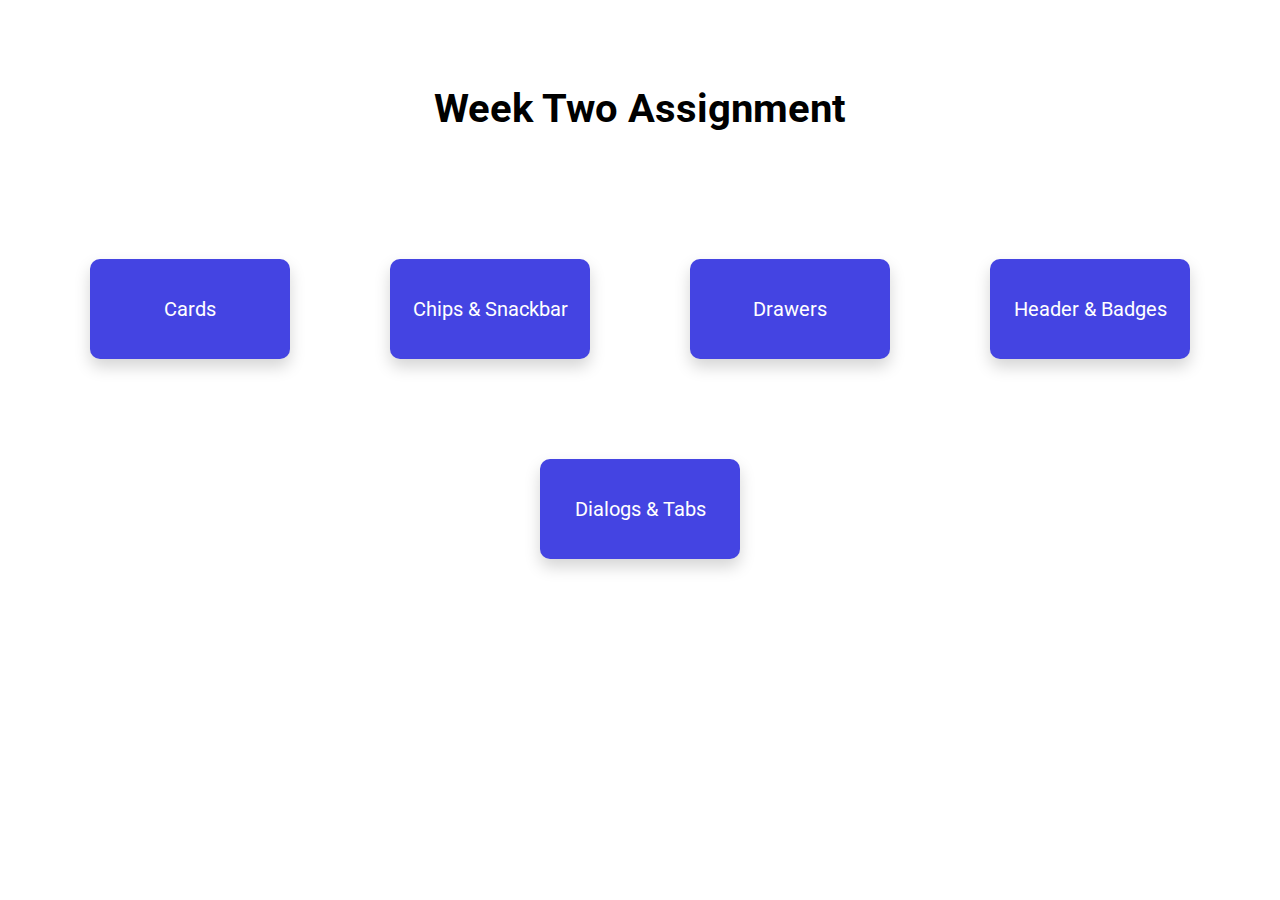
<file: index.html>
<!DOCTYPE html>
<html lang="en">
<head>
    <meta charset="UTF-8">
    <meta http-equiv="X-UA-Compatible" content="IE=edge">
    <meta name="viewport" content="width=device-width, initial-scale=1.0">
    <link rel="stylesheet" href="index.css">
    <title>Document</title>
</head>
<body>
    <div class="main-box center-flex-column">
        <header class="main-header">
            <h1>Week Two Assignment</h1>
        </header>
        <div class="btn-box center-flex-row">
            <button class="component-link-btn border-none">
                <a class="component-link decoration-none" href="./Components/cards.html">
                    Cards
                </a>
            </button>
            <button class="component-link-btn border-none">
                <a class="component-link decoration-none" href="./Components/chips&snackbar.html">
                    Chips & Snackbar
                </a>
            </button>
            <button class="component-link-btn border-none">
                <a class="component-link decoration-none" href="./Components/drawer.html">
                    Drawers
                </a>
            </button>
            <button class="component-link-btn border-none">
                <a class="component-link decoration-none" href="./Components/header&badge.html">
                    Header & Badges
                </a>
            </button>
            <button class="component-link-btn border-none">
                <a class="component-link decoration-none" href="./Components/dialogs&tabs.html">
                    Dialogs & Tabs
                </a>
            </button>
        </div>
    </div>
</body>
</html>
</file>
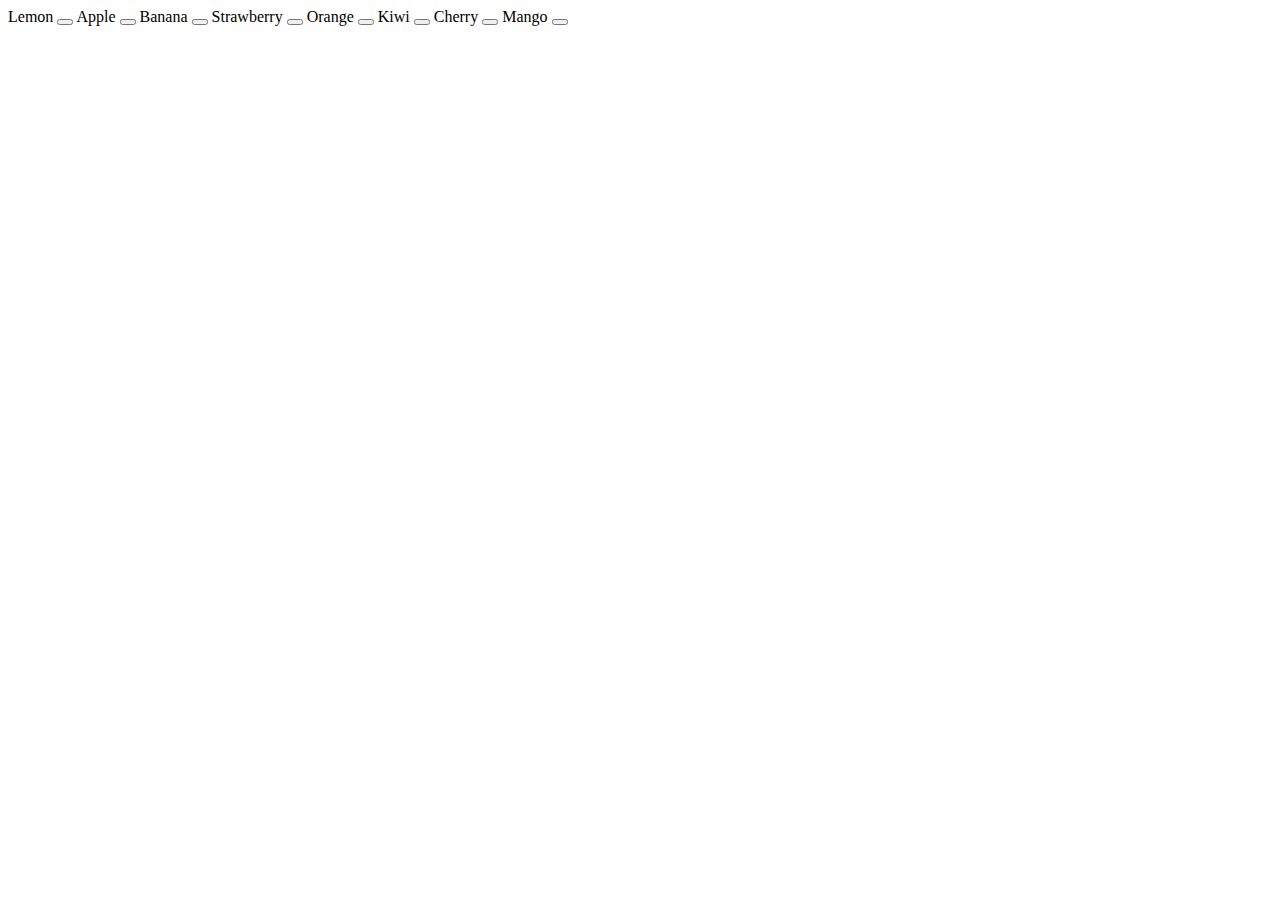
<file: chips.html>
<!DOCTYPE html>
<html lang="en">
<head>
    <meta charset="UTF-8">
    <meta http-equiv="X-UA-Compatible" content="IE=edge">
    <meta name="viewport" content="width=device-width, initial-scale=1.0">
    <link rel="stylesheet" href="https://use.fontawesome.com/releases/v5.15.4/css/all.css" integrity="sha384-DyZ88mC6Up2uqS4h/KRgHuoeGwBcD4Ng9SiP4dIRy0EXTlnuz47vAwmeGwVChigm" crossorigin="anonymous">

    <title>Document</title>
</head>
<body>
    <section class="chips-box">
        <span class="chips">
            Lemon
            <button class="chips-btn">
                <i class="fas fa-times-circle"></i>
            </button>
        </span>
        <span class="chips">
            Apple
            <button class="chips-btn">
                <i class="fas fa-times-circle"></i>
            </button>
        </span>
        <span class="chips">
            Banana
            <button class="chips-btn">
                <i class="fas fa-times-circle"></i>
            </button>
        </span>
        <span class="chips">
            Strawberry
            <button class="chips-btn">
                <i class="fas fa-times-circle"></i>
            </button>
        </span>
        <span class="chips">
            Orange
            <button class="chips-btn">
                <i class="fas fa-times-circle"></i>
            </button>
        </span>
        <span class="chips">
            Kiwi
            <button class="chips-btn">
                <i class="fas fa-times-circle"></i>
            </button>
        </span>
        <span class="chips">
            Cherry
            <button class="chips-btn">
                <i class="fas fa-times-circle"></i>
            </button>
        </span>
        <span class="chips">
            Mango
            <button class="chips-btn">
                <i class="fas fa-times-circle"></i>
            </button>
        </span>
    </section>
</body>
</html>
</file>
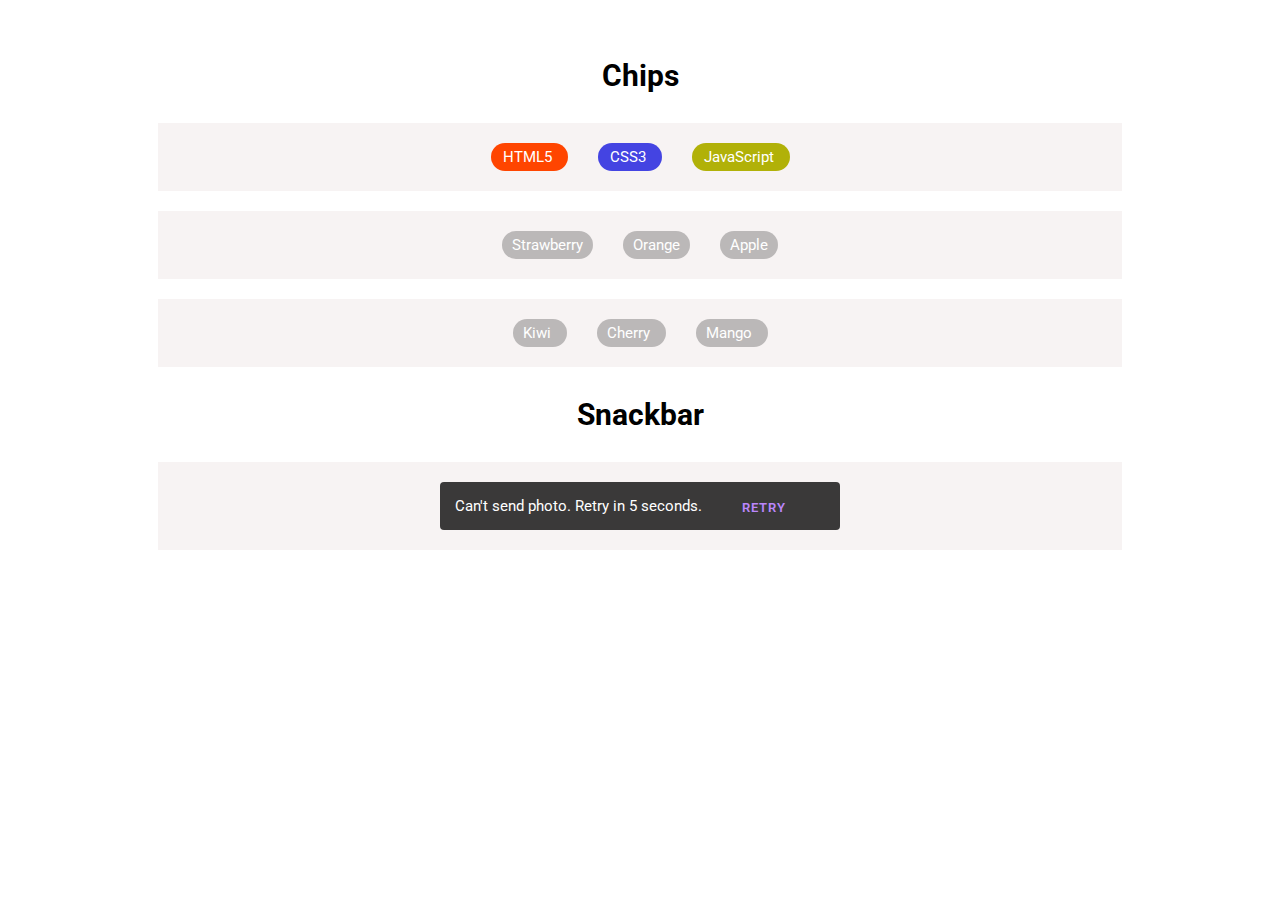
<file: Components/chips&snackbar.html>
<!DOCTYPE html>
<html lang="en">
<head>
    <meta charset="UTF-8">
    <meta http-equiv="X-UA-Compatible" content="IE=edge">
    <meta name="viewport" content="width=device-width, initial-scale=1.0">
    <link rel="stylesheet" href="https://use.fontawesome.com/releases/v5.15.4/css/all.css" integrity="sha384-DyZ88mC6Up2uqS4h/KRgHuoeGwBcD4Ng9SiP4dIRy0EXTlnuz47vAwmeGwVChigm" crossorigin="anonymous">
    <link rel="stylesheet" href="../index.css">
    <title>Document</title>
</head>
<body>
    <div class="center-flex-column">
        
        <header class="component-headers"> 
            <h2>Chips</h2>
        </header>

        <section class="container center-flex-row">
            <span class="chips chip-orange">
                <i class="fab fa-html5"></i>
                HTML5
                <button class="chips-btn border-none back-transparent icon-orange">
                    <i class="fas fa-times-circle"></i>
                </button>
            </span>
            <span class="chips chip-blue">
                <i class="fab fa-css3"></i>
                CSS3
                <button class="chips-btn border-none back-transparent">
                    <i class="fas fa-times-circle"></i>
                </button>
            </span>
            <span class="chips chip-yellow">
                <i class="fab fa-js-square"></i>
                JavaScript
                <button class="chips-btn border-none back-transparent">
                    <i class="fas fa-times-circle"></i>
                </button>
            </span>
        </section>

        <section class="container center-flex-row">
            <span class="chips">
                Strawberry
            </span>
            <span class="chips">
                Orange
            </span>
            <span class="chips">
                Apple
            </span>
        </section>
        <section class="container center-flex-row">
            <span class="chips">
                Kiwi
                <button class="chips-btn border-none back-transparent">
                    <i class="fas fa-times-circle"></i>
                </button>
            </span>
            <span class="chips">
                Cherry
                <button class="chips-btn border-none back-transparent">
                    <i class="fas fa-times-circle"></i>
                </button>
            </span>
            <span class="chips">
                Mango
                <button class="chips-btn border-none back-transparent">
                    <i class="fas fa-times-circle"></i>
                </button>
            </span>
        </section>

        <header class="component-headers"> 
            <h2>Snackbar</h2>
        </header>
        <div class="container center-flex-row">
            <div class="snackbar">
                <span class="snackbar-text">Can't send photo. Retry in 5 seconds.</span> 
                <button class="btn-snackbar border-none back-transparent">RETRY</button>
                <i class="fas fa-times"></i>
            </div>
        </div>
    </div>
    
</body>
</html>
</file>
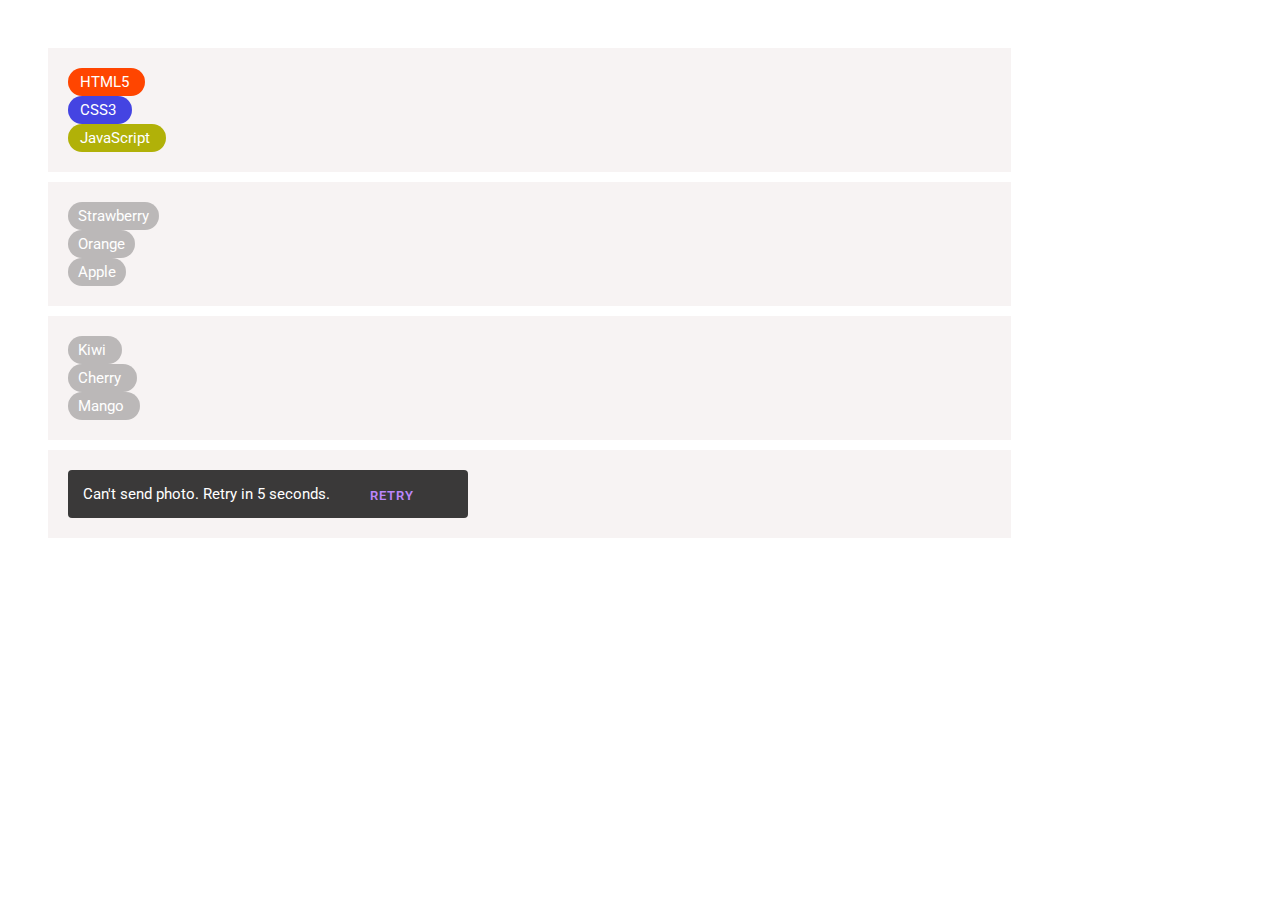
<file: Components/chips.html>
<!DOCTYPE html>
<html lang="en">
<head>
    <meta charset="UTF-8">
    <meta http-equiv="X-UA-Compatible" content="IE=edge">
    <meta name="viewport" content="width=device-width, initial-scale=1.0">
    <link rel="stylesheet" href="https://use.fontawesome.com/releases/v5.15.4/css/all.css" integrity="sha384-DyZ88mC6Up2uqS4h/KRgHuoeGwBcD4Ng9SiP4dIRy0EXTlnuz47vAwmeGwVChigm" crossorigin="anonymous">
    <link rel="stylesheet" href="../index.css">
    <title>Document</title>
</head>
<body>
    <section class="container">
        <span class="chips chip-orange">
            <i class="fab fa-html5"></i>
            HTML5
            <button class="chips-btn border-none back-transparent icon-orange">
                <i class="fas fa-times-circle"></i>
            </button>
        </span>
        <span class="chips chip-blue">
            <i class="fab fa-css3"></i>
            CSS3
            <button class="chips-btn border-none back-transparent">
                <i class="fas fa-times-circle"></i>
            </button>
        </span>
        <span class="chips chip-yellow">
            <i class="fab fa-js-square"></i>
            JavaScript
            <button class="chips-btn border-none back-transparent">
                <i class="fas fa-times-circle"></i>
            </button>
        </span>
    </section>

    <section class="container">
        <span class="chips">
            Strawberry
        </span>
        <span class="chips">
            Orange
        </span>
        <span class="chips">
            Apple
        </span>
    </section>
    <section class="container">
        <span class="chips">
            Kiwi
            <button class="chips-btn border-none back-transparent">
                <i class="fas fa-times-circle"></i>
            </button>
        </span>
        <span class="chips">
            Cherry
            <button class="chips-btn border-none back-transparent">
                <i class="fas fa-times-circle"></i>
            </button>
        </span>
        <span class="chips">
            Mango
            <button class="chips-btn border-none back-transparent">
                <i class="fas fa-times-circle"></i>
            </button>
        </span>
    </section>

    <div class="container">
        <div class="snackbar">
            <span class="snackbar-text">Can't send photo. Retry in 5 seconds.</span> 
            <button class="btn-snackbar border-none back-transparent">RETRY</button>
            <i class="fas fa-times"></i>
        </div>
     </div>
</body>
</html>
</file>
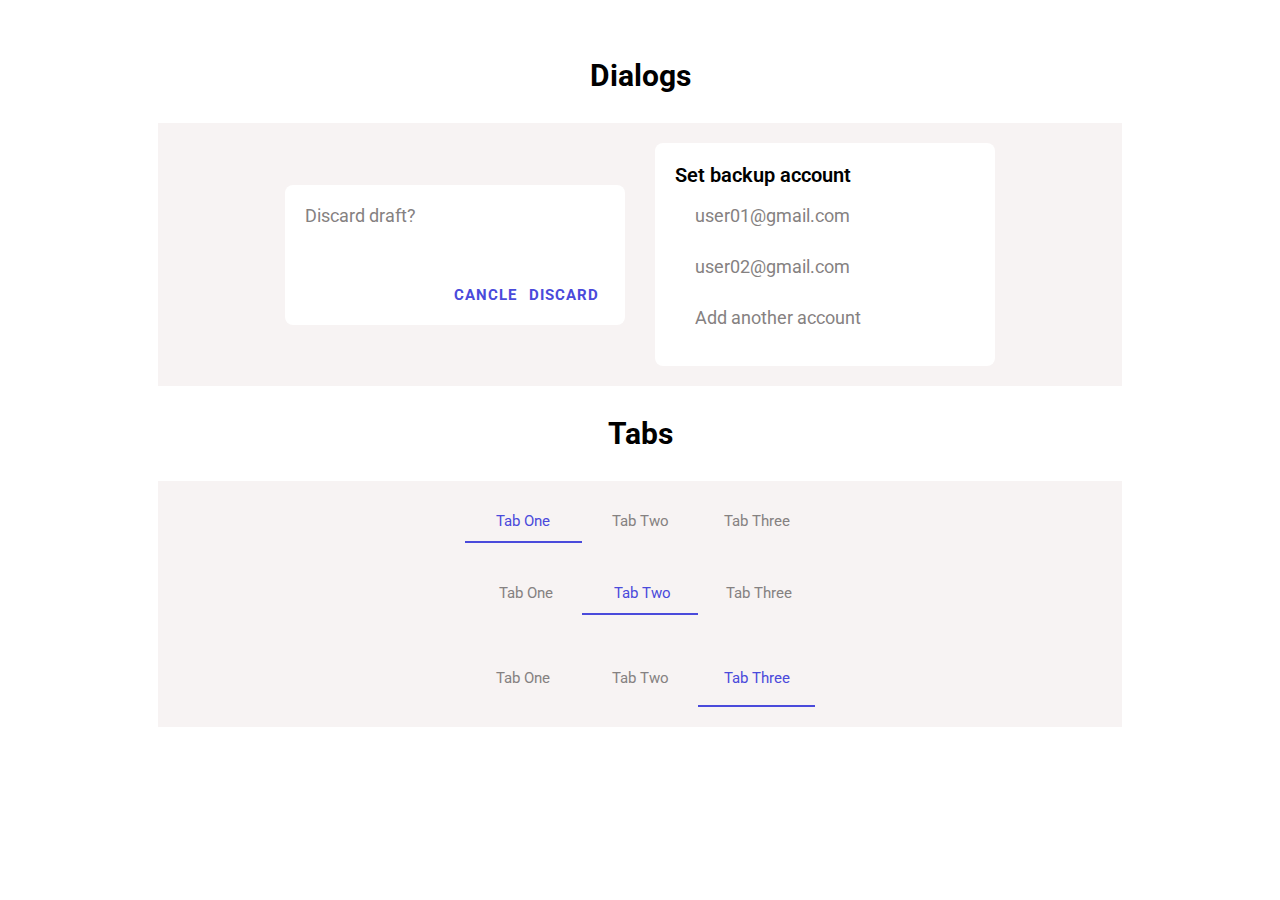
<file: Components/dialogs&tabs.html>
<!DOCTYPE html>
<html lang="en">
<head>
    <meta charset="UTF-8">
    <meta http-equiv="X-UA-Compatible" content="IE=edge">
    <meta name="viewport" content="width=device-width, initial-scale=1.0">
    <link rel="stylesheet" href="https://use.fontawesome.com/releases/v5.15.4/css/all.css" integrity="sha384-DyZ88mC6Up2uqS4h/KRgHuoeGwBcD4Ng9SiP4dIRy0EXTlnuz47vAwmeGwVChigm" crossorigin="anonymous">
    <link rel="stylesheet" href="../index.css">
    <title>Dialogs</title>
</head>
<body>
    <div class="center-flex-column">
        <header class="component-headers"> 
            <h2>Dialogs</h2>
        </header>
        <div class="container center-flex-row">
            <div class="dialog">
                <p>Discard draft?</p>
                <div class="dialog-btn-box">
                    <button class="btn-dialog btn-hover-padding border-none back-transparent">CANCLE</button>
                    <button class="btn-dialog btn-hover-padding border-none back-transparent">DISCARD</button>
                </div>
            </div>
    
            <div class="dialog list-dialog">
                <p class="list-dialog-lable">Set backup account </p>
                <ul class="dialog-list">
                    <li class="dialog-list-item">
                        <i class="fas fa-user-circle"></i>
                        <span class="p-left">user01@gmail.com</span>
                    </li>
                    <li class="dialog-list-item">
                        <i class="fas fa-user-circle"></i>
                        <span class="p-left">user02@gmail.com</span>
                    </li>
                    <li class="dialog-list-item">
                        <i class="fas fa-plus-circle"></i>
                        <span class="p-left">Add another account</span>
                    </li>
                </ul>
            </div>
        </div>


        <!-- tabs -->

        <header class="component-headers"> 
            <h2>Tabs</h2>
        </header>
        <div class="container center-flex-column">
            <nav class="tabs-box">
                <a class="tabs btn-hover active-tab">
                    <span class="display-none">
                        <i class="fas fa-clock"></i>
                    </span>
                    Tab One
                </a>
                <a class="tabs btn-hover">
                    <span class="display-none">
                        <i class="fas fa-location-arrow"></i>
                    </span>
                    Tab Two
                </a>
                <a class="tabs btn-hover">
                    <span class="display-none">
                        <i class="fas fa-heart"></i>
                    </span>
                    Tab Three
                </a>
            </nav>
            <nav class="tabs-box">
                <a class="tabs btn-hover">
                    <span>
                        <i class="fas fa-clock"></i>
                    </span>
                    Tab One
                </a>
                <a class="tabs btn-hover active-tab">
                    <span>
                        <i class="fas fa-location-arrow"></i>
                    </span>
                    Tab Two
                </a>
                <a class="tabs btn-hover">
                    <span>
                        <i class="fas fa-heart"></i>
                    </span>
                    Tab Three
                </a>
            </nav>
            <nav class="tabs-box">
                <a class="tabs btn-hover flex-column">
                    <span>
                        <i class="fas fa-clock"></i>
                    </span>
                    Tab One
                </a>
                <a class="tabs btn-hover flex-column">
                    <span>
                        <i class="fas fa-location-arrow"></i>
                    </span>
                    Tab Two
                </a>
                <a class="tabs btn-hover active-tab flex-column">
                    <span>
                        <i class="fas fa-heart"></i>
                    </span>
                    Tab Three
                </a>
            </nav>
        </div>
    </div>
</body>
</html>
</file>
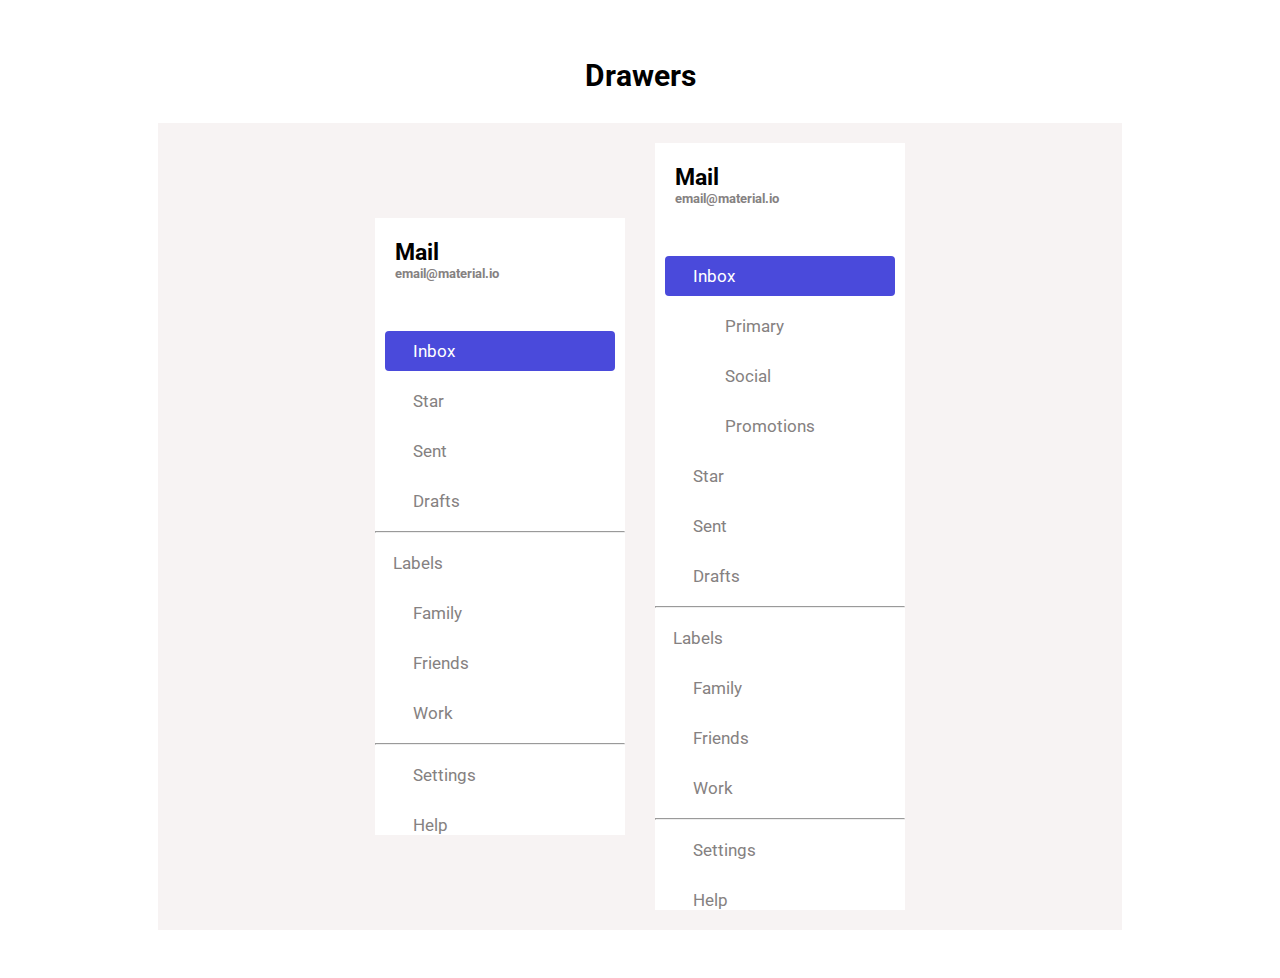
<file: Components/drawer.html>
<!DOCTYPE html>
<html lang="en">
<head>
    <meta charset="UTF-8">
    <meta http-equiv="X-UA-Compatible" content="IE=edge">
    <meta name="viewport" content="width=device-width, initial-scale=1.0">
    <link rel="stylesheet" href="https://use.fontawesome.com/releases/v5.15.4/css/all.css" integrity="sha384-DyZ88mC6Up2uqS4h/KRgHuoeGwBcD4Ng9SiP4dIRy0EXTlnuz47vAwmeGwVChigm" crossorigin="anonymous">
    <link rel="stylesheet" href="../index.css">
    <title>Drawers</title>
</head>
<body>

    <div class="center-flex-column">
        <header class="component-headers"> 
            <h2>Drawers</h2>
        </header>
        <div class="container center-flex-row">
            <aside class="drawer">
                <div class="drawer-head bg-white">
                    <h3 class="drawer-title">Mail</h3>
                    <h6>email@material.io</h6>
                </div>
                <nav class="drawer-list">
                    <div>
                        <a class="link-box border-none active-link">
                            <i class="fas fa-inbox m-right"></i>
                            Inbox
                            <i class="fas fa-chevron-down right-icon display-none"></i>
                            <div class="display-none">
                                <a class="link-box border-none sub-link-box">
                                    <i class="fas fa-inbox m-right"></i>
                                    Primary
                                </a>
                                <a class="link-box border-none sub-link-box">
                                    <i class="fas fa-user-friends m-right"></i>
                                    Social
                                </a>
                                <a class="link-box border-none sub-link-box">
                                    <i class="fas fa-tag m-right"></i>
                                    Promotions
                                </a>
                            </div>
                        </a>
                        <a class="link-box btn-hover border-none">
                            <i class="fas fa-star m-right"></i>
                            Star
                        </a>
                        <a class="link-box btn-hover border-none">
                            <i class="fas fa-paper-plane m-right"></i>
                            Sent
                        </a>
                        <a class="link-box btn-hover border-none">
                            <i class="fas fa-envelope-open m-right"></i>
                            Drafts
                        </a>
                    </div>
    
                    <hr />
    
                    <div>
                        <span class="link-box">Labels</span>
    
                        <a class="link-box btn-hover border-none">
                            <i class="fas fa-bookmark m-right"></i>
                            Family
                        </a>
                        <a class="link-box btn-hover border-none">
                            <i class="fas fa-bookmark m-right"></i>
                            Friends
                        </a>
                        <a class="link-box btn-hover border-none">
                            <i class="fas fa-bookmark m-right"></i>
                            Work
                        </a>
                    </div>
    
                    <hr/>
    
                    <div class="flex-column">
                        <a class="link-box btn-hover">
                            <i class="fas fa-cog m-right"></i>
                            Settings
                        </a>
                        <a class="link-box btn-hover">
                            <i class="fas fa-info-circle m-right"></i>
                            Help
                        </a>
                    </div>
                </nav>
            </aside> 
            
            <aside class="drawer">
                <div class="drawer-head bg-white">
                    <h3 class="drawer-title">Mail</h3>
                    <h6>email@material.io</h6>
                </div>
                <nav class="drawer-list">
                    <div>
                        <a class="link-box active-link">
                            <i class="fas fa-inbox m-right"></i>
                            Inbox
                            <i class="fas fa-chevron-down right-icon"></i>
                            <!-- <div class="hover-display"> -->
                                <a class="link-box btn-hover sub-link-box">
                                    <i class="fas fa-inbox m-right"></i>
                                    Primary
                                </a>
                                <a class="link-box btn-hover sub-link-box">
                                    <i class="fas fa-user-friends m-right"></i>
                                    Social
                                </a>
                                <a class="link-box btn-hover sub-link-box">
                                    <i class="fas fa-tag m-right"></i>
                                    Promotions
                                </a>
                            <!-- </div> -->
                        </a>
                        <a class="link-box btn-hover">
                            <i class="fas fa-star m-right"></i>
                            Star
                        </a>
                        <a class="link-box btn-hover">
                            <i class="fas fa-paper-plane m-right"></i>
                            Sent
                        </a>
                        <a class="link-box btn-hover">
                            <i class="fas fa-envelope-open m-right"></i>
                            Drafts
                        </a>
                    </div>
    
                    <hr />
    
                    <div>
                        <span class="link-box">Labels</span>
    
                        <a class="link-box btn-hover">
                            <i class="fas fa-bookmark m-right"></i>
                            Family
                        </a>
                        <a class="link-box btn-hover">
                            <i class="fas fa-bookmark m-right"></i>
                            Friends
                        </a>
                        <a class="link-box btn-hover">
                            <i class="fas fa-bookmark m-right"></i>
                            Work
                        </a>
                    </div>
    
                    <hr/>
    
                    <div class="flex-column">
                        <a class="link-box btn-hover">
                            <i class="fas fa-cog m-right"></i>
                            Settings
                        </a>
                        <a class="link-box btn-hover">
                            <i class="fas fa-info-circle m-right"></i>
                            Help
                        </a>
                    </div>
                </nav>
            </aside> 
        </div>
    </div>
</body>
</html>
</file>
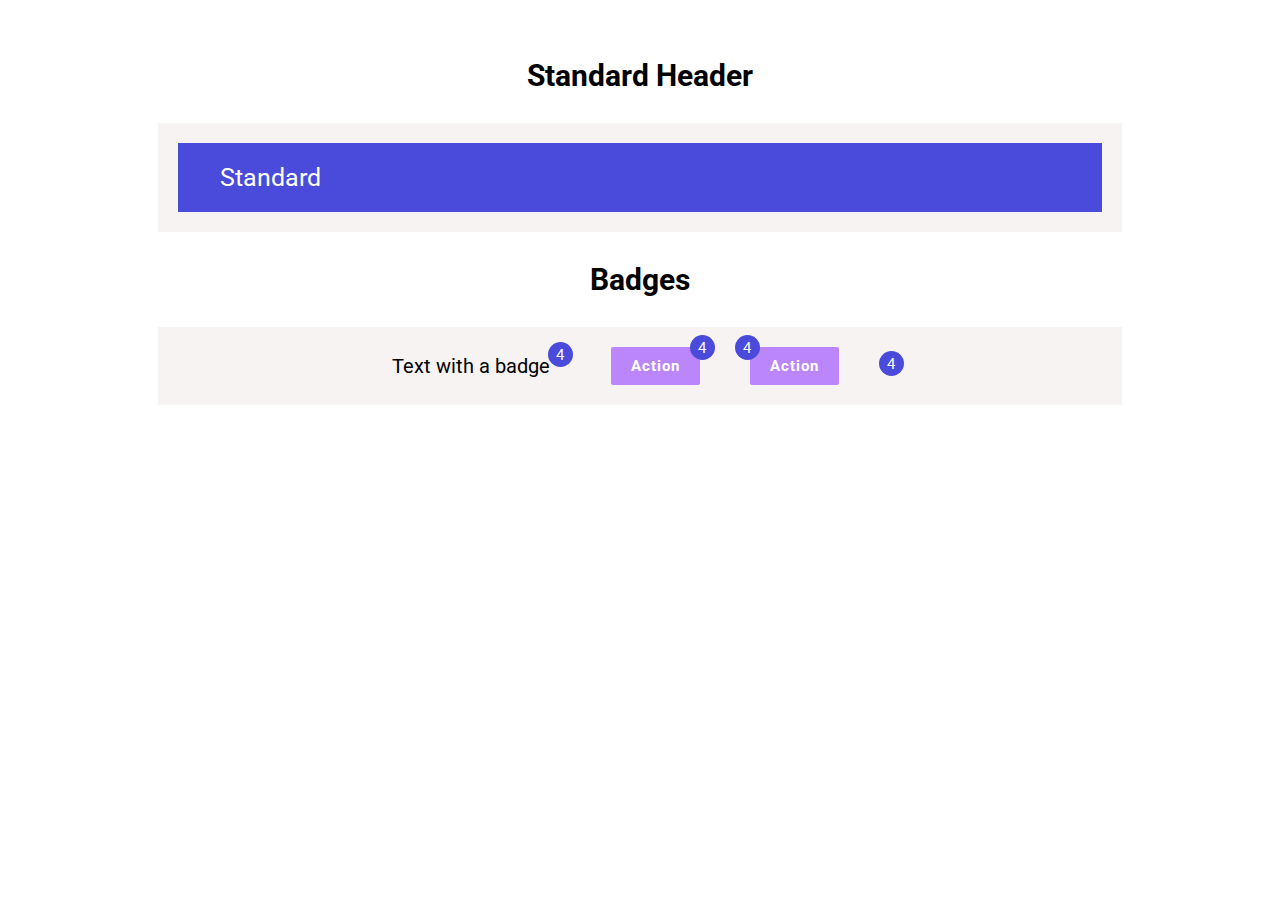
<file: Components/header&badge.html>
<!DOCTYPE html>
<html lang="en">
<head>
    <meta charset="UTF-8">
    <meta http-equiv="X-UA-Compatible" content="IE=edge">
    <meta name="viewport" content="width=device-width, initial-scale=1.0">
    <link rel="stylesheet" href="https://use.fontawesome.com/releases/v5.15.4/css/all.css" integrity="sha384-DyZ88mC6Up2uqS4h/KRgHuoeGwBcD4Ng9SiP4dIRy0EXTlnuz47vAwmeGwVChigm" crossorigin="anonymous">
    <link rel="stylesheet" href="../index.css">
    <title>Header</title>
</head>
<body>

    <div class="center-flex-column">
        <header class="component-headers"> 
            <h2>Standard Header</h2>
        </header>


        <!--standard header -->
    <div class="container">
        <nav class="header">
            <section class="header-section header-title">
                <button class="btn-header border-none back-transparent">
                    <i class="fas fa-bars"></i>
                </button>
                <span>Standard</span>
            </section>
            <section class="header-section header-actions">
                <button class="btn-header border-none back-transparent">
                    <i class="fas fa-download"></i>
                </button>
                <button class="btn-header border-none back-transparent">
                    <i class="fas fa-print"></i>
                </button>
                <button class="btn-header border-none back-transparent">
                    <i class="fas fa-bookmark"></i>
                </button>
            </section>
        </nav>
    </div>

    <!-- badges -->

    <!-- badge with text -->
    <header class="component-headers"> 
        <h2>Badges</h2>
    </header>
    <div class="container center-flex-row">
        <div class="text-badge-box">
            <p>Text with a badge</p>
            <span class="badge badge-text">4</span>   
        </div>

        <div class="badge-box">
            <button class="btn-badge border-none">
                Action
            </button>
            <span class="badge badge-top-right">4</span>
        </div>

        <div class="badge-box">
            <button class="btn-badge border-none">
                Action
            </button>
            <span class="badge badge-top-left">4</span>
        </div>

        <div class="badge-box"> 
            <i class="fas fa-home"></i>
            <span class="badge badge-bottom-left">4</span>
        </div>
    </div>
    </div>
</body>
</html>
</file>
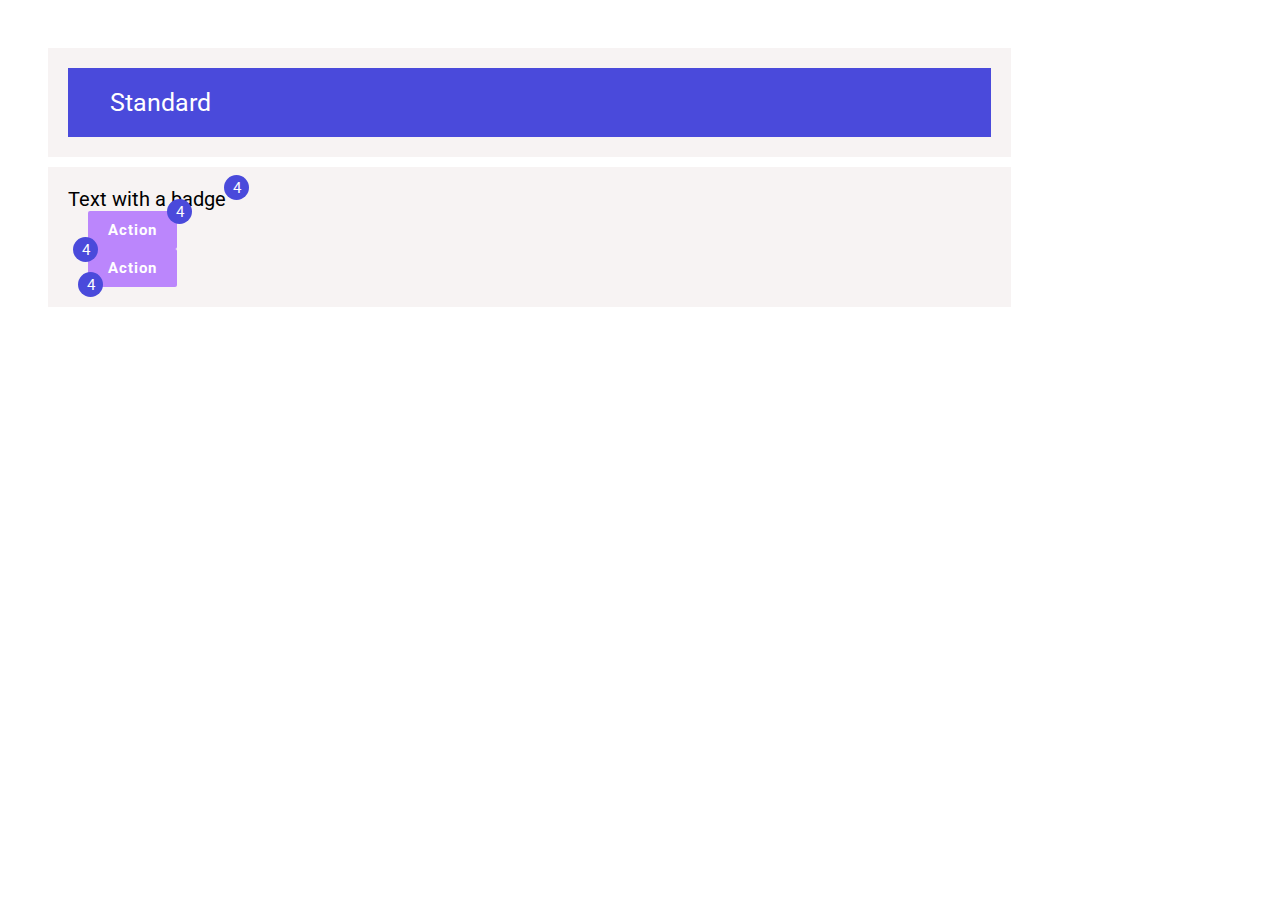
<file: Components/header-badge.html>
<!DOCTYPE html>
<html lang="en">
<head>
    <meta charset="UTF-8">
    <meta http-equiv="X-UA-Compatible" content="IE=edge">
    <meta name="viewport" content="width=device-width, initial-scale=1.0">
    <link rel="stylesheet" href="https://use.fontawesome.com/releases/v5.15.4/css/all.css" integrity="sha384-DyZ88mC6Up2uqS4h/KRgHuoeGwBcD4Ng9SiP4dIRy0EXTlnuz47vAwmeGwVChigm" crossorigin="anonymous">
    <link rel="stylesheet" href="../index.css">
    <title>Header</title>
</head>
<body>

    <!--standard header -->
    <div class="container">
        <nav class="header">
            <section class="header-section header-title">
                <button class="btn-header border-none back-transparent">
                    <i class="fas fa-bars"></i>
                </button>
                <span>Standard</span>
            </section>
            <section class="header-section header-actions">
                <button class="btn-header border-none back-transparent">
                    <i class="fas fa-download"></i>
                </button>
                <button class="btn-header border-none back-transparent">
                    <i class="fas fa-print"></i>
                </button>
                <button class="btn-header border-none back-transparent">
                    <i class="fas fa-bookmark"></i>
                </button>
            </section>
        </nav>
    </div>

    <!-- badges -->

    <!-- badge with text -->
    <div class="container">
        <div class="text-badge-box">
            <p>Text with a badge</p>
            <span class="badge badge-text">4</span>   
        </div>

        <div class="badge-box">
            <button class="btn-badge border-none">
                Action
            </button>
            <span class="badge badge-top-right">4</span>
        </div>

        <div class="badge-box">
            <button class="btn-badge border-none">
                Action
            </button>
            <span class="badge badge-top-left">4</span>
        </div>

        <div class="badge-box"> 
            <i class="fas fa-home"></i>
            <span class="badge badge-bottom-left">4</span>
        </div>
    </div>
</body>
</html>
</file>
<file: index.css>
@import url(./Styles/roots.css);
@import url(./Styles/utilities.css);
@import url(./Styles/cards.css);
@import url(./Styles/chips.css);
@import url(./Styles/drawer.css);
@import url(./Styles/dialogs.css);
@import url(./Styles/header.css);
@import url(./Styles/snackbar.css);
@import url(./Styles/tabs.css);
@import url(./Styles/badge.css);
@import url(./Styles/main.css);

html {
    font-size: 62.5%;
}
</file>
